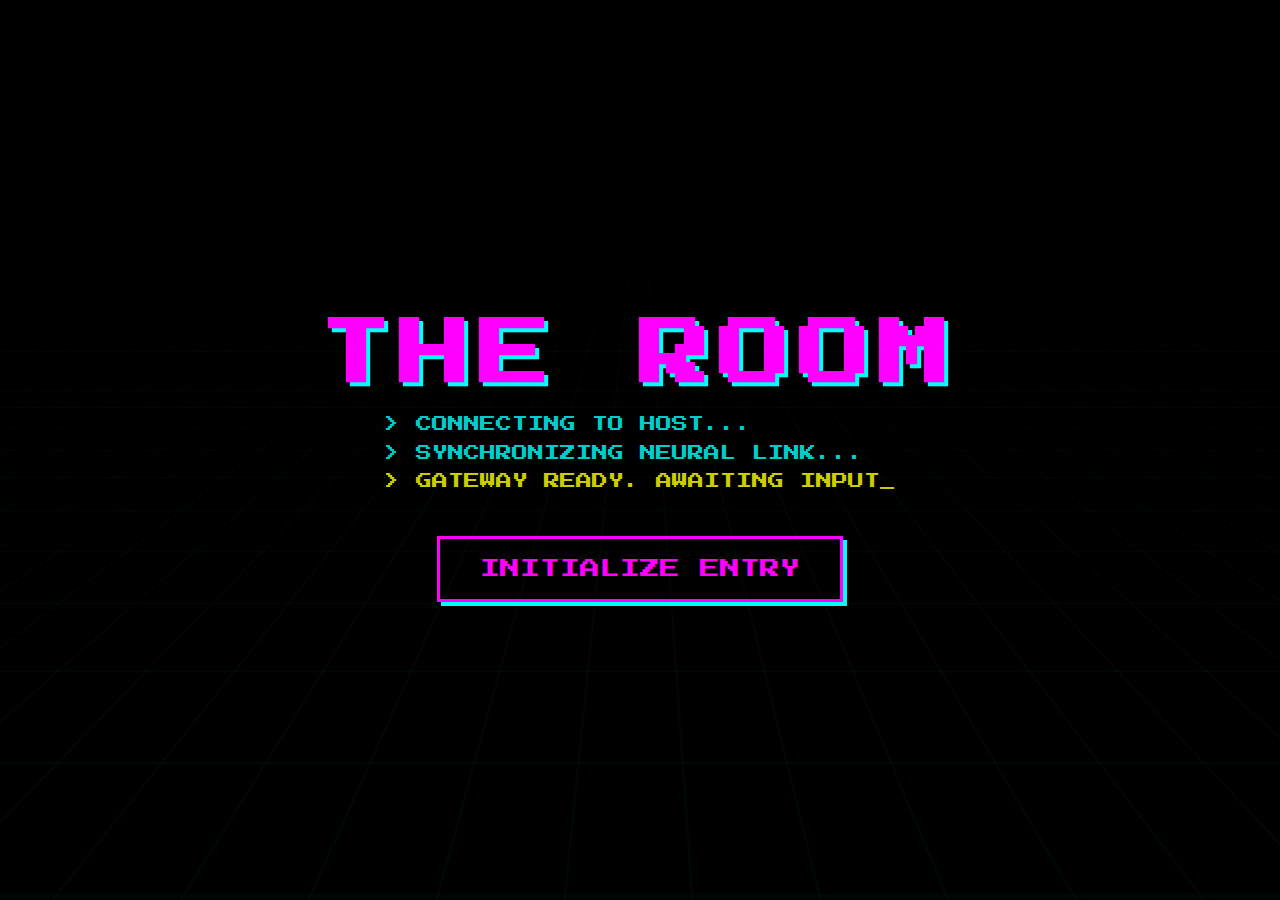
<file: index.html>
<!DOCTYPE html>
<html lang="zh-CN">
<head>
    <meta charset="UTF-8">
    <meta name="viewport" content="width=device-width, initial-scale=1.0">
    <title>THE ROOM - ENTRANCE</title>
    <!-- 引入样式表 -->
    <link rel="stylesheet" href="css/global.css">
    <link rel="stylesheet" href="css/index.css">
    <!-- 
      注意：虽然 index.css 里有很多房间的样式，
      但为了保持封面标题特效的一致性，这里还是引入了它。
      稍微有点冗余，但问题不大。
    -->
</head>
<body>
    <!-- 只保留了原来的入口覆盖层结构 -->
    <div id="intro-overlay" style="display: flex;"> <!-- 确保它是显示的 -->
        <div class="intro-grid-bg"></div>
        <div class="intro-content">
            <h1 class="glitch-title room-title" data-text="THE ROOM">THE ROOM</h1>
            <div class="terminal-status">
                <p>> CONNECTING TO HOST...</p>
                <p>> SYNCHRONIZING NEURAL LINK...</p>
                <p class="status-ready">> GATEWAY READY. AWAITING INPUT<span class="blinking-cursor">_</span></p>
            </div>
            <!-- 点击这个按钮跳转 -->
            <button id="start-btn" class="start-btn">INITIALIZE ENTRY</button>
        </div>
    </div>

    <!-- 引入专门为此页面写的简单JS -->
    <script src="js/intro.js"></script>
</body>
</html>
</file>
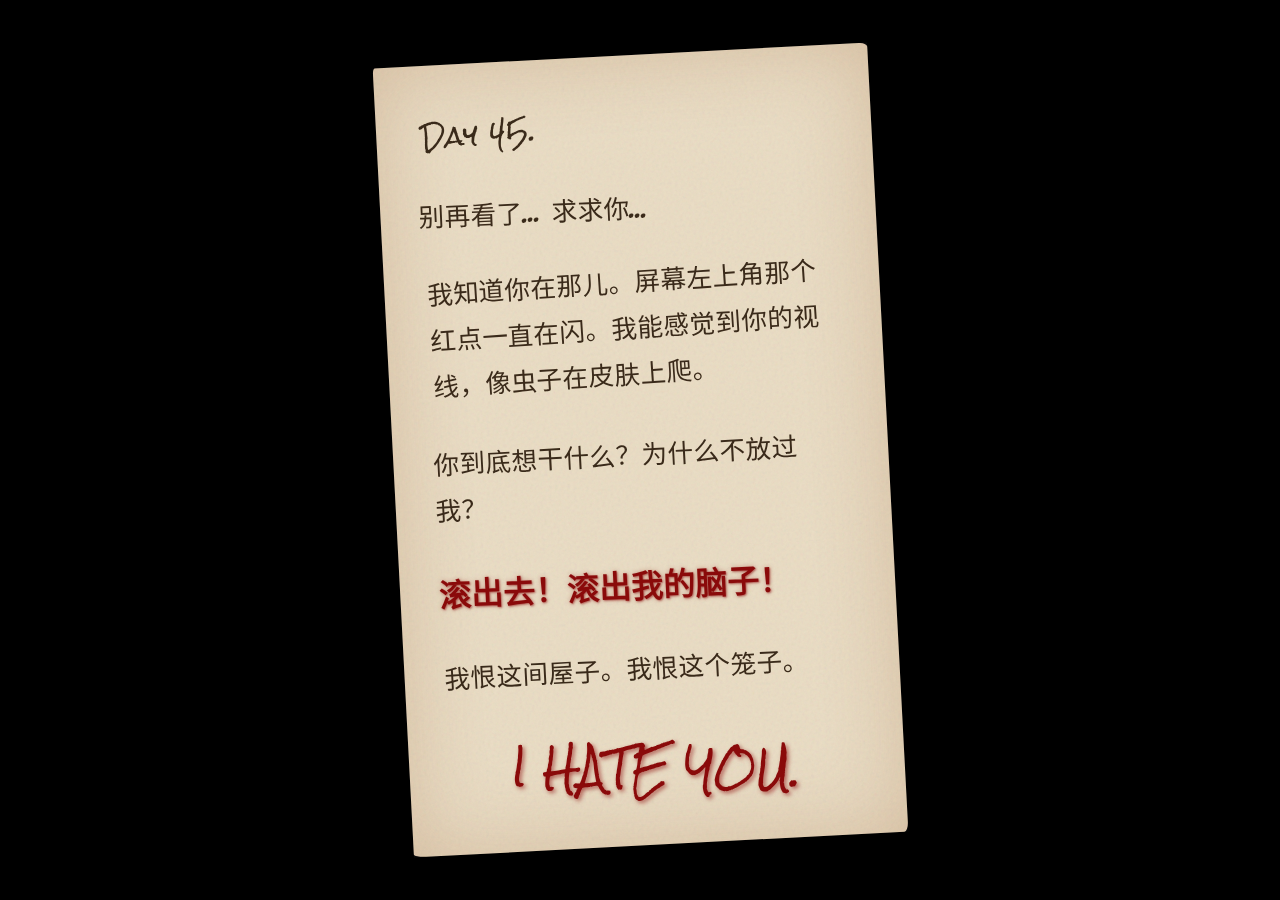
<file: diary.html>
<!DOCTYPE html>
<html lang="zh-CN">
<head>
    <meta charset="UTF-8">
    <meta name="viewport" content="width=device-width, initial-scale=1.0">
    <title>THE ROOM - DIARY PAGE</title>
    <!-- 引入全局样式表以复用字体、背景和日记样式 -->
    <link rel="stylesheet" href="css/global.css">
    <!-- 
       内联样式：为了提示用户整个页面都可以点击，
       我们将鼠标光标设置为手型（pointer）。
    -->
    <style>
        body {
            cursor: pointer; /* 鼠标放上去变成小手，提示可点击 */
        }
    </style>
</head>
<body>
    <!-- 日记纸张主体 -->
    <div class="diary-paper">
        <div class="diary-text">
            <p>Day 45.</p>
            <p>别再看了... 求求你...</p>
            <p>我知道你在那儿。屏幕左上角那个红点一直在闪。我能感觉到你的视线，像虫子在皮肤上爬。</p>
            <p>你到底想干什么？为什么不放过我？</p>
            <!-- 特殊样式的愤怒文本 -->
            <p class="angry-text">滚出去！滚出我的脑子！</p>
            <p>我恨这间屋子。我恨这个笼子。</p>
            <span class="angry-text-en">I HATE YOU.</span>
        </div>
    </div>

    <!-- 
      新增的 JS 脚本
      作用：监听整个 body 的点击事件，一旦点击就让浏览器后退一步。
    -->
    <script>
        // 监听整个页面的点击事件
        document.body.addEventListener('click', function() {
            // 让浏览器历史记录后退一步，回到主页
            history.back();
        });
    </script>
</body>
</html>
</file>
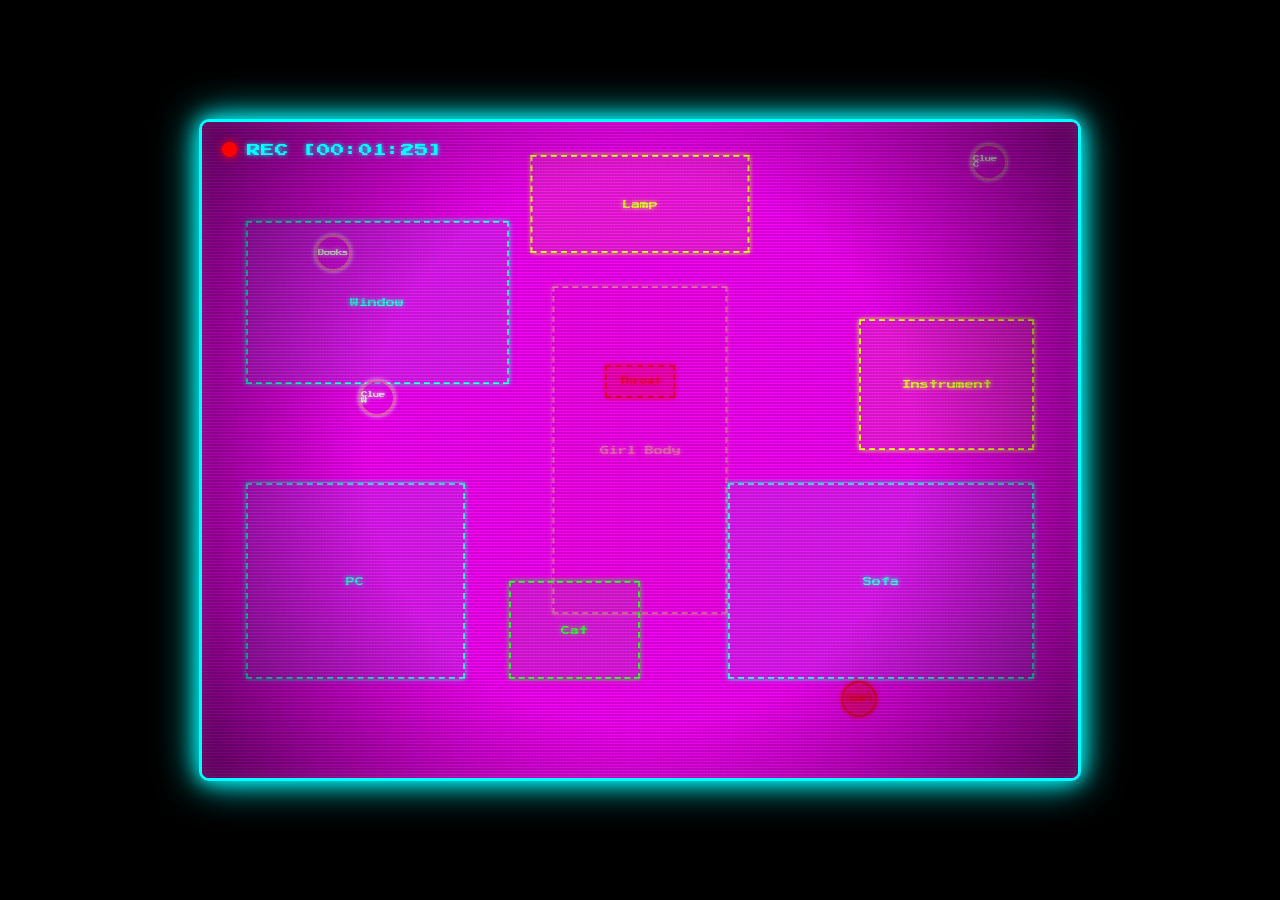
<file: room.html>
<!DOCTYPE html>
<html lang="zh-CN">
<head>
    <meta charset="UTF-8">
    <meta name="viewport" content="width=device-width, initial-scale=1.0">
    <title>THE ROOM - OBSERVATION</title>
    <!-- 引入样式表 -->
    <link rel="stylesheet" href="css/global.css">
    <link rel="stylesheet" href="css/index.css">
</head>
<body>
    <!-- =========================================
         覆盖层 (只剩下 PC 弹窗了)
    ========================================= -->
    <div id="pc-overlay">
        <div class="pc-screen">
            <!-- Win95 风格桌面 -->
            <div class="pc-desktop">
                <div class="desktop-icon icon-my-computer"><div class="icon-img"></div><div class="icon-text">My Computer</div></div>
                <div class="desktop-icon icon-recycle-bin"><div class="icon-img"></div><div class="icon-text">Recycle Bin</div></div>
                <div class="desktop-icon icon-folder" id="secret-folder-icon"><div class="icon-img"></div><div class="icon-text">Secret Files</div></div>
                
                <div class="win95-window winamp-player">
                    <div class="window-titlebar"><div class="window-title">Winamp - 1.91</div><div class="window-controls"><div class="win-btn minimize-btn">_</div><div class="win-btn close-btn">X</div></div></div>
                    <div class="window-content winamp-content">
                        <div class="winamp-screen"><div class="winamp-song-title">Song: Lo-Fi Chill Beats to Study/Relax To</div><div class="winamp-time">02:45</div></div>
                        <div class="winamp-visualizer"><div class="viz-bar"></div><div class="viz-bar"></div><div class="viz-bar"></div><div class="viz-bar"></div><div class="viz-bar"></div></div>
                        <div class="winamp-controls"><div class="amp-btn prev">|&lt;&lt;</div><div class="amp-btn play">&gt;</div><div class="amp-btn pause">||</div><div class="amp-btn stop">■</div><div class="amp-btn next">&gt;&gt;|</div></div>
                    </div>
                </div>

                <div class="win95-window secret-diary-window" id="secret-diary-window">
                    <div class="window-titlebar"><div class="window-title">help_me.txt - Notepad</div><div class="window-controls"><div class="win-btn minimize-btn">_</div><div class="win-btn maximize-btn">□</div><div class="win-btn close-btn" id="close-secret-diary">X</div></div></div>
                    <div class="window-content" style="background: #fff; overflow-y: scroll;">
                        <p>If you are reading this...</p>
                        <p>Please help me.</p>
                        <p>- 404</p>
                    </div>
                </div>
            </div>
            <div class="pc-taskbar"><div class="start-button"><div class="start-icon"></div><div class="start-text">Start</div></div><div class="taskbar-divider"></div><div class="taskbar-time">11:31 PM</div></div>
        </div>
    </div>

    <!-- =========================================
         核心游戏容器 (CRT 显示器)
    ========================================= -->
    <div class="crt-monitor" id="monitor">
        <div class="rgb-split"></div>
        <div class="scanlines"></div>
        <div class="crt-overlay"></div>
        <div class="rec-indicator"><div class="rec-dot"></div>REC [00:01:25]</div>
        
        <div id="game-content">
            <div id="zone-lamp" class="placeholder-zone">Lamp</div>
            <div id="zone-window" class="placeholder-zone">Window</div>
            <div id="zone-sofa" class="placeholder-zone">Sofa</div>
            <div id="zone-instrument" class="placeholder-zone">Instrument</div>
            <div id="zone-cat" class="placeholder-zone">Cat</div>
            
            <div id="zone-pc" class="placeholder-zone">PC</div>
            <div id="zone-girl" class="placeholder-zone">Girl Body</div>
            <div id="zone-throat" class="placeholder-zone">Throat</div>
            
            <!-- Books 热区，点击跳转到 diary.html -->
            <div id="zone-books" class="placeholder-zone zone-tiny">Books</div>
            <div id="zone-clue-window" class="placeholder-zone zone-tiny">Clue W</div>
            <div id="zone-clue-ceiling" class="placeholder-zone zone-tiny">Clue C</div>
            <div id="zone-outside-trigger" class="placeholder-zone zone-tiny">TRAP!</div>
        </div>
    </div>

    <!-- 音频资源占位符 -->
    <audio id="sfx-notice" src=""></audio>
    <audio id="sfx-crash" src=""></audio>
    <audio id="bgm-room" loop src=""></audio>

    <!-- 引入专门为此页面写的复杂JS -->
    <script src="js/room.js"></script>
</body>
</html>
</file>
<file: css/global.css>
@charset "UTF-8";

/* 通用样式表 - 赛博朋克霓虹风 + 像素电脑风 */

@import url('https://fonts.googleapis.com/css2?family=Press+Start+2P&display=swap');
@import url('https://fonts.googleapis.com/css2?family=Rock+Salt&display=swap');

:root {
    /* 霓虹风色板 */
    --magenta-bg: #ff00ff; --cyan-neon: #00ffff; --pink-neon: #ff69b4; --yellow-neon: #ffff00; --green-neon: #00ff00; --title-magenta: #ff00ff; --title-cyan: #00ffff;
    /* 日记专用色 */
    --paper-bg: #eaddc5; --ink-color: #3a2a1a; --blood-color: #8a0a0a;
    /* Win95 像素电脑风色板 */
    --win95-gray: #c0c0c0; --win95-dark-gray: #808080; --win95-blue: #000080; --win95-light-blue: #a6caf0; --win95-white: #ffffff; --win95-black: #000000; --sky-blue-top: #4080c0; --sky-blue-bottom: #a0d0f0;
    /* Winamp 播放器专用色 */
    --winamp-bg: #2b2b2b; --winamp-green: #00ff00;
    /* 调试用色 */
    --debug-magenta: rgba(255, 0, 255, 0.4);
}

/* 基础设置 & 像素小手 */
* { margin: 0; padding: 0; box-sizing: border-box; user-select: none; cursor: url('[data-uri]'), auto; }
body, html { width: 100%; height: 100%; background-color: #000; overflow: hidden; display: flex; justify-content: center; align-items: center; }

/* === 入口界面 & 标题 === */
#intro-overlay { position: fixed; top: 0; left: 0; width: 100%; height: 100%; background-color: #000; z-index: 999; display: flex; flex-direction: column; justify-content: center; align-items: center; overflow: hidden; }
.intro-grid-bg { position: absolute; top: -50%; left: -50%; width: 200%; height: 200%; background-image: linear-gradient(rgba(0, 255, 255, 0.1) 1px, transparent 1px), linear-gradient(90deg, rgba(0, 255, 255, 0.1) 1px, transparent 1px); background-size: 50px 50px; transform: perspective(500px) rotateX(60deg); animation: grid-move 10s linear infinite; opacity: 0.3; pointer-events: none; }
@keyframes grid-move { 0% { background-position: 0 0; } 100% { background-position: 0 50px; } }
.intro-content { position: relative; z-index: 2; text-align: center; display: flex; flex-direction: column; align-items: center; }
.glitch-title { font-family: 'Press Start 2P'; font-size: 3rem; position: relative; color: var(--title-magenta); text-shadow: 4px 4px 0px var(--title-cyan); margin-bottom: 20px; }
.room-title { font-size: 4.5rem; letter-spacing: 8px; margin-top: 20px; }
.glitch-title::before, .glitch-title::after { content: attr(data-text); position: absolute; top: 0; left: 0; width: 100%; height: 100%; background: #000; overflow: hidden; clip: rect(0, 900px, 0, 0); }
.glitch-title::before { left: -2px; text-shadow: 2px 0 var(--title-cyan); color: var(--title-cyan); mix-blend-mode: lighten; animation: glitch-anim-1 2s infinite linear alternate-reverse; }
.glitch-title::after { left: 2px; text-shadow: -2px 0 var(--title-magenta); color: var(--title-magenta); mix-blend-mode: lighten; animation: glitch-anim-2 3s infinite linear alternate-reverse; }
@keyframes glitch-anim-1 { 0% { clip: rect(20px, 9999px, 15px, 0); transform: translate(-2px); } 10% { clip: rect(60px, 9999px, 80px, 0); transform: translate(2px); } 20% { clip: rect(10px, 9999px, 55px, 0); transform: translate(-1px); } 30% { clip: rect(90px, 9999px, 100px, 0); transform: translate(1px); } 40% { clip: rect(35px, 9999px, 45px, 0); transform: translate(-2px); } 50% { clip: rect(70px, 9999px, 75px, 0); transform: translate(2px); } 60% { clip: rect(5px, 9999px, 30px, 0); transform: translate(-1px); } 70% { clip: rect(50px, 9999px, 60px, 0); transform: translate(1px); } 80% { clip: rect(15px, 9999px, 25px, 0); transform: translate(-2px); } 90% { clip: rect(85px, 9999px, 95px, 0); transform: translate(2px); } 100% { clip: rect(40px, 9999px, 50px, 0); transform: translate(-1px); } }
@keyframes glitch-anim-2 { 0% { clip: rect(80px, 9999px, 90px, 0); transform: translate(2px); } 10% { clip: rect(10px, 9999px, 20px, 0); transform: translate(-2px); } 20% { clip: rect(50px, 9999px, 60px, 0); transform: translate(1px); } 30% { clip: rect(30px, 9999px, 40px, 0); transform: translate(-1px); } 40% { clip: rect(70px, 9999px, 80px, 0); transform: translate(2px); } 50% { clip: rect(20px, 9999px, 30px, 0); transform: translate(-2px); } 60% { clip: rect(90px, 9999px, 100px, 0); transform: translate(1px); } 70% { clip: rect(40px, 9999px, 50px, 0); transform: translate(-1px); } 80% { clip: rect(60px, 9999px, 70px, 0); transform: translate(2px); } 90% { clip: rect(5px, 9999px, 15px, 0); transform: translate(-2px); } 100% { clip: rect(25px, 9999px, 35px, 0); transform: translate(1px); } }
.terminal-status { font-family: 'Press Start 2P'; font-size: 1rem; color: var(--cyan-neon); text-align: left; margin-bottom: 40px; opacity: 0.8; line-height: 1.8; }
.status-ready { color: var(--yellow-neon); }
.blinking-cursor { animation: blink 1s steps(2, start) infinite; }
.start-btn { font-family: 'Press Start 2P'; background: transparent; border: 3px solid var(--title-magenta); color: var(--title-magenta); padding: 20px 40px; font-size: 20px; cursor: pointer; box-shadow: 4px 4px 0px var(--title-cyan); transition: all 0.1s; }
.start-btn:hover { background: var(--title-magenta); color: black; box-shadow: 2px 2px 0px var(--title-cyan); transform: translate(2px, 2px); }

/* === 日记弹窗层 === */
#diary-overlay { position: fixed; top: 0; left: 0; width: 100%; height: 100%; background-color: rgba(0, 0, 0, 0.85); z-index: 2000; display: flex; justify-content: center; align-items: center; opacity: 0; pointer-events: none; transition: opacity 0.3s; }
#diary-overlay.active { opacity: 1; pointer-events: auto; }
.diary-paper { position: relative; width: 55vmin; min-height: 65vmin; background-color: var(--paper-bg); color: var(--ink-color); padding: 50px 40px; box-shadow: 15px 15px 30px rgba(0,0,0,0.6), inset 0 0 80px rgba(139, 69, 19, 0.2); border-radius: 2px 8px 4px 12px/6px 4px 10px 3px; transform: rotate(-3deg); }
.diary-paper::before { content: ''; position: absolute; top: 0; left: 0; width: 100%; height: 100%; background-image: url("data:image/svg+xml,%3Csvg viewBox='0 0 200 200' xmlns='http://www.w3.org/2000/svg'%3E%3Cfilter id='noiseFilter'%3E%3CfeTurbulence type='fractalNoise' baseFrequency='0.8' numOctaves='4' stitchTiles='stitch'/%3E%3C/filter%3E%3Crect width='100%25' height='100%25' filter='url(%23noiseFilter)' opacity='0.15'/%3E%3C/svg%3E"); opacity: 0.6; pointer-events: none; mix-blend-mode: multiply; }
.diary-text { font-family: 'Rock Salt', 'Comic Sans MS', '楷体', 'KaiTi', cursive; font-size: 1.6rem; line-height: 1.8; text-align: left; }
.diary-text p { margin-bottom: 2rem; transform-origin: center left; }
.diary-text p:nth-child(1) { transform: rotate(-1deg) translateX(5px); }
.diary-text p:nth-child(2) { transform: rotate(0.5deg) translateX(-2px); }
.diary-text p:nth-child(3) { transform: rotate(-0.8deg) translateX(3px); }
.diary-text p:nth-child(5) { transform: rotate(0.3deg) translateX(-1px); }
.angry-text { font-size: 2rem; font-weight: bold; color: var(--blood-color); text-decoration: none; text-shadow: 1px 1px 2px rgba(138, 10, 10, 0.5), 0 0 5px rgba(138, 10, 10, 0.3); display: inline-block; transform: rotate(-2deg) scale(1.05); }
.angry-text-en { font-family: 'Rock Salt', cursive; font-size: 2.5rem; color: var(--blood-color); text-shadow: 2px 2px 4px rgba(138, 10, 10, 0.6); display: block; text-align: center; transform: rotate(4deg) translateY(10px); margin-top: 30px; }

/* === PC 电脑弹窗层 === */
#pc-overlay { position: fixed; top: 0; left: 0; width: 100%; height: 100%; z-index: 2100; display: flex; justify-content: center; align-items: center; opacity: 0; pointer-events: none; transition: opacity 0.3s; background-color: rgba(0,0,0,0.5); }
#pc-overlay.active { opacity: 1; pointer-events: auto; }
.pc-screen { width: 85vmin; aspect-ratio: 4 / 3; background-color: var(--win95-gray); border-top: 3px solid var(--win95-white); border-left: 3px solid var(--win95-white); border-right: 3px solid var(--win95-dark-gray); border-bottom: 3px solid var(--win95-dark-gray); box-shadow: 2px 2px 10px rgba(0,0,0,0.5); display: flex; flex-direction: column; overflow: hidden; font-family: 'Press Start 2P', monospace; image-rendering: pixelated; }
.pc-desktop { flex: 1; position: relative; background: linear-gradient(to bottom, var(--sky-blue-top) 0%, var(--win95-light-blue) 40%, var(--win95-light-blue) 60%, var(--sky-blue-bottom) 100%); padding: 20px; display: grid; grid-template-columns: repeat(auto-fill, minmax(80px, 1fr)); grid-auto-rows: 100px; gap: 10px; align-content: start; }
.desktop-icon { display: flex; flex-direction: column; align-items: center; text-align: center; cursor: pointer; color: var(--win95-white); }
.desktop-icon:hover .icon-img { filter: brightness(1.2); }
.desktop-icon:hover .icon-text { background-color: var(--win95-blue); }
.icon-img { width: 48px; height: 48px; background-color: var(--win95-gray); border: 2px solid; border-color: var(--win95-white) var(--win95-dark-gray) var(--win95-dark-gray) var(--win95-white); margin-bottom: 5px; background-image: linear-gradient(45deg, #ccc 25%, transparent 25%), linear-gradient(-45deg, #ccc 25%, transparent 25%), linear-gradient(45deg, transparent 75%, #ccc 75%), linear-gradient(-45deg, transparent 75%, #ccc 75%); background-size: 10px 10px; background-position: 0 0, 0 5px, 5px -5px, -5px 0px; }
.icon-my-computer .icon-img { background-color: #a0a0a0; }
.icon-recycle-bin .icon-img { background-color: #80a080; }
.icon-folder .icon-img { background-color: #e0c080; }
.icon-text { font-size: 0.8rem; padding: 2px 5px; }
.win95-window { position: absolute; background-color: var(--win95-gray); border-top: 2px solid var(--win95-white); border-left: 2px solid var(--win95-white); border-right: 2px solid var(--win95-black); border-bottom: 2px solid var(--win95-black); box-shadow: 1px 1px 0 var(--win95-dark-gray), -1px -1px 0 var(--win95-white); display: flex; flex-direction: column; }
.window-titlebar { height: 24px; background: linear-gradient(to right, var(--win95-blue), var(--win95-light-blue)); color: var(--win95-white); display: flex; align-items: center; justify-content: space-between; padding: 0 4px; font-size: 0.9rem; }
.window-title { margin-left: 5px; overflow: hidden; white-space: nowrap; text-overflow: ellipsis; }
.window-controls { display: flex; }
.win-btn { width: 18px; height: 18px; background-color: var(--win95-gray); border-top: 1px solid var(--win95-white); border-left: 1px solid var(--win95-white); border-right: 1px solid var(--win95-black); border-bottom: 1px solid var(--win95-black); box-shadow: 1px 1px 0 var(--win95-dark-gray); display: flex; justify-content: center; align-items: center; font-size: 0.8rem; color: var(--win95-black); cursor: pointer; margin-left: 2px; }
.win-btn:active { border-top: 1px solid var(--win95-black); border-left: 1px solid var(--win95-black); border-right: 1px solid var(--win95-white); border-bottom: 1px solid var(--win95-white); box-shadow: none; padding-top: 2px; padding-left: 2px; }
.win-btn.close-btn:hover { background-color: #f00; color: #fff; }
.window-content { flex: 1; padding: 10px; overflow: auto; color: var(--win95-black); font-size: 0.9rem; background-color: var(--win95-white); border: 2px solid; border-color: var(--win95-dark-gray) var(--win95-white) var(--win95-white) var(--win95-dark-gray); margin: 5px; }
.winamp-player { top: 30px; left: 30px; width: 300px; height: auto; }
.winamp-player .window-titlebar { background: linear-gradient(to right, #4a505c, #8a909c); }
.winamp-content { background-color: var(--winamp-bg); padding: 10px; display: flex; flex-direction: column; gap: 10px; }
.winamp-screen { background-color: #000; color: var(--winamp-green); padding: 5px; border: 2px solid var(--win95-dark-gray); font-size: 0.7rem; display: flex; justify-content: space-between; }
.winamp-song-title { overflow: hidden; white-space: nowrap; text-overflow: ellipsis; width: 70%; }
.winamp-time { font-family: monospace; }
.winamp-visualizer { height: 30px; background-color: #111; border: 1px solid #333; display: flex; align-items: flex-end; padding: 2px; gap: 2px; }
.viz-bar { width: 8px; background-color: var(--winamp-green); animation: viz-bounce 0.5s infinite alternate ease-in-out; }
.viz-bar:nth-child(1) { height: 60%; animation-delay: 0.1s; }
.viz-bar:nth-child(2) { height: 80%; animation-delay: 0.3s; }
.viz-bar:nth-child(3) { height: 40%; animation-delay: 0.2s; }
.viz-bar:nth-child(4) { height: 90%; animation-delay: 0.4s; }
.viz-bar:nth-child(5) { height: 50%; animation-delay: 0s; }
@keyframes viz-bounce { 0% { height: 20%; opacity: 0.7; } 100% { height: 95%; opacity: 1; } }
.winamp-controls { display: flex; gap: 5px; justify-content: center; }
.amp-btn { width: 30px; height: 30px; border: 2px solid var(--win95-dark-gray); background-color: #c0c0c0; display: flex; justify-content: center; align-items: center; cursor: pointer; font-size: 0.7rem; }
.amp-btn:active { border-color: var(--win95-black); background-color: #a0a0a0; }
.amp-btn.play { background-color: var(--winamp-green); color: black; }
.secret-diary-window { top: 100px; left: 400px; width: 350px; height: 250px; display: none; }
.secret-diary-window.visible { display: flex; }
.secret-diary-window .window-content { font-family: 'Rock Salt', cursive; font-size: 0.8rem; line-height: 1.5; white-space: pre-wrap; }
.secret-diary-window .window-titlebar { background: linear-gradient(to right, #8a0a0a, #c04040); }
.pc-taskbar { height: 32px; background-color: var(--win95-gray); border-top: 2px solid var(--win95-white); display: flex; align-items: center; padding: 2px; }
.start-button { display: flex; align-items: center; padding: 2px 6px; background-color: var(--win95-gray); border-top: 2px solid var(--win95-white); border-left: 2px solid var(--win95-white); border-right: 2px solid var(--win95-black); border-bottom: 2px solid var(--win95-black); box-shadow: 1px 1px 0 var(--win95-dark-gray); cursor: pointer; margin-right: 5px; }
.start-button:active { border-top: 2px solid var(--win95-black); border-left: 2px solid var(--win95-black); border-right: 2px solid var(--win95-white); border-bottom: 2px solid var(--win95-white); box-shadow: none; padding: 4px 4px 0 8px; }
.start-icon { width: 16px; height: 16px; background-color: var(--win95-dark-gray); margin-right: 4px; }
.start-text { font-weight: bold; color: var(--win95-black); font-size: 0.9rem; }
.taskbar-divider { flex: 1; }
.taskbar-time { padding: 4px 8px; background-color: var(--win95-gray); border: 2px solid; border-color: var(--win95-dark-gray) var(--win95-white) var(--win95-white) var(--win95-dark-gray); color: var(--win95-black); font-size: 0.8rem; }

/* === CRT 大屁股显示器核心 === */
.crt-monitor { position: relative; width: 98vmin; aspect-ratio: 4 / 3; background: #000; border-radius: 10px; border: 3px solid var(--cyan-neon); box-shadow: 0 0 20px var(--cyan-neon), 0 0 40px var(--cyan-neon), inset 0 0 60px rgba(0,0,0,0.8); overflow: hidden; opacity: 0; transform: scale(0.98); transition: opacity 0.5s, transform 0.5s, filter 0.1s; }
.crt-monitor.power-on { opacity: 1; transform: scale(1); animation: turn-on 0.4s linear forwards; }
@keyframes turn-on { 0% { transform: scale(1, 0.001); opacity: 0; filter: brightness(5); } 50% { transform: scale(1, 0.001); opacity: 1; filter: brightness(5); } 100% { transform: scale(1, 1); opacity: 1; filter: brightness(1); } }
.crt-monitor.severe-glitch { animation: severe-shake 0.2s infinite, color-shift 0.1s infinite alternate; filter: contrast(2) brightness(1.5) hue-rotate(90deg); }
.crt-monitor.monitor-dead { background: #000 !important; border-color: #333; box-shadow: none; }
.crt-monitor.monitor-dead > * { display: none !important; }
@keyframes severe-shake { 0% { transform: translate(2px, 2px) scale(1.01); } 25% { transform: translate(-2px, -2px) scale(0.99); } 50% { transform: translate(2px, -2px) scale(1.02); } 75% { transform: translate(-2px, 2px) scale(0.98); } 100% { transform: translate(0, 0) scale(1); } }
@keyframes color-shift { 0% { filter: hue-rotate(0deg); } 100% { filter: hue-rotate(180deg) invert(1); } }
.scanlines { position: absolute; top: 0; left: 0; width: 100%; height: 100%; z-index: 10; background: linear-gradient(rgba(18, 16, 16, 0) 50%, rgba(0, 0, 0, 0.2) 50%), linear-gradient(90deg, rgba(255, 0, 0, 0.06), rgba(0, 255, 0, 0.02), rgba(0, 0, 255, 0.06)); background-size: 100% 3px, 3px 100%; pointer-events: none; opacity: 0.8; }
.crt-overlay { position: absolute; top: 0; left: 0; width: 100%; height: 100%; z-index: 11; pointer-events: none; background: radial-gradient(circle at center, transparent 50%, rgba(0,0,0,0.6) 100%); box-shadow: inset 0 0 20px rgba(255,255,255,0.1); animation: crt-flicker 0.15s infinite; }
@keyframes crt-flicker { 0% { opacity: 0.95; } 100% { opacity: 1; } }
.rgb-split::before, .rgb-split::after { content: ""; position: absolute; top: 0; left: 0; width: 100%; height: 100%; z-index: 2; mix-blend-mode: screen; opacity: 0.5; pointer-events: none; background: inherit; }
.rgb-split::before { background-color: rgba(255, 0, 0, 0.5); transform: translateX(-2px); }
.rgb-split::after { background-color: rgba(0, 0, 255, 0.5); transform: translateX(2px); }
/* 修复：添加 pointer-events: none 防止挡住鼠标 */
.rec-indicator { position: absolute; top: 20px; left: 20px; z-index: 20; font-family: 'Press Start 2P'; font-size: 1.5vmin; color: var(--cyan-neon); text-shadow: 0 0 5px var(--cyan-neon); display: flex; align-items: center; gap: 10px; pointer-events: none; }
.rec-dot { width: 15px; height: 15px; background: red; border-radius: 50%; box-shadow: 0 0 10px red; animation: blink 1s steps(2, start) infinite; }
@keyframes blink { to { visibility: hidden; } }

/* === 热区样式 === */
.placeholder-zone { position: absolute; border: 2px dashed rgba(255, 255, 255, 0.4); background-color: rgba(0, 255, 255, 0.1); color: white; font-size: 1vmin; font-family: 'Press Start 2P'; display: flex; justify-content: center; align-items: center; z-index: 5; transition: all 0.2s; box-shadow: 0 0 5px currentColor; text-shadow: 0 0 5px currentColor; }
.placeholder-zone:hover { background-color: rgba(0, 255, 255, 0.3); border-color: var(--cyan-neon); box-shadow: 0 0 15px var(--cyan-neon); color: var(--cyan-neon); cursor: pointer; }
.placeholder-zone.zone-tiny { width: 4vmin; height: 4vmin; border-radius: 50%; transform: translate(-50%, -50%); z-index: 6; font-size: 0.7vmin; border: 2px solid var(--pink-neon); background-color: var(--debug-magenta); color: white; }
.placeholder-zone.zone-tiny:hover { background-color: var(--cyan-neon); border-color: var(--cyan-neon); box-shadow: 0 0 15px var(--cyan-neon), 0 0 30px var(--cyan-neon); cursor: crosshair; }
body.locked .placeholder-zone { pointer-events: none !important; cursor: default !important; }
</file>
<file: css/index.css>
@charset "UTF-8";

/* 首页专用的地盘，定坐标用这儿。 */

/* 游戏内容层 (主房间视图) */
#game-content {
    position: absolute; top: 0; left: 0; width: 100%; height: 100%;
    background-color: var(--magenta-bg); 
    
    /* === 临时使用黑色占位图，防止刺眼 === */
    background-image: url('https://placehold.co/800x600/000000/000000.png?text= ');

    /* background-image: url('../assets/images/bg_room.png'); */ /* <--- 真实图片路径 */
    
    background-size: cover; background-position: center; image-rendering: pixelated;
    z-index: 1;
}

/* === 大区域热区定位 === */
#zone-lamp { top: 5%; left: 50%; width: 25%; height: 15%; transform: translateX(-50%); border-color: var(--yellow-neon); color: var(--yellow-neon); background-color: rgba(255, 255, 0, 0.1); }
#zone-window { top: 15%; left: 5%; width: 30%; height: 25%; border-color: var(--cyan-neon); color: var(--cyan-neon); }
#zone-pc { top: 55%; left: 5%; width: 25%; height: 30%; border-color: var(--cyan-neon); color: var(--cyan-neon); }
#zone-sofa { top: 55%; right: 5%; width: 35%; height: 30%; border-color: var(--cyan-neon); color: var(--cyan-neon); }
#zone-instrument { top: 30%; right: 5%; width: 20%; height: 20%; border-color: var(--yellow-neon); color: var(--yellow-neon); background-color: rgba(255, 255, 0, 0.1); }
#zone-cat { top: 70%; left: 35%; width: 15%; height: 15%; border-color: var(--green-neon); color: var(--green-neon); background-color: rgba(0, 255, 0, 0.1); }

/* === 妹子主体和吓人动画 === */
#zone-girl { top: 25%; left: 50%; width: 20%; height: 50%; transform: translateX(-50%); border-color: var(--pink-neon); color: var(--pink-neon); background-color: rgba(255, 20, 147, 0.1); z-index: 4; transition: all 0.5s ease-in; }

/* 【恢复】喉咙热区样式 */
#zone-throat { top: 37%; left: 50%; width: 8%; height: 5%; transform: translateX(-50%); border-color: red; color: red; background-color: rgba(255, 0, 0, 0.3); z-index: 6; font-size: 0.8vmin;}

#zone-girl.approaching { border-color: red !important; color: red !important; background-color: rgba(255, 0, 0, 0.6) !important; z-index: 50; animation: girl-approach-anim 3s cubic-bezier(0.55, 0.055, 0.675, 0.19) forwards; }
@keyframes girl-approach-anim { 0% { transform: translateX(-50%) scale(1); top: 25%; } 20% { transform: translate(-50%, -50%) scale(1.2); top: 50%; } 100% { transform: translate(-50%, -50%) scale(5); top: 50%; opacity: 1;} }

/* === 微型线索点 === */
#zone-books { top: 20%; left: 15%; }
#zone-clue-window { top: 42%; left: 20%; }
#zone-clue-ceiling { top: 6%; right: 6%; }

/* 那个陷阱触发点 */
#zone-outside-trigger { top: 88%; left: 75%; border-color: red !important; background-color: rgba(255, 0, 0, 0.5) !important; color: red !important; }
</file>
